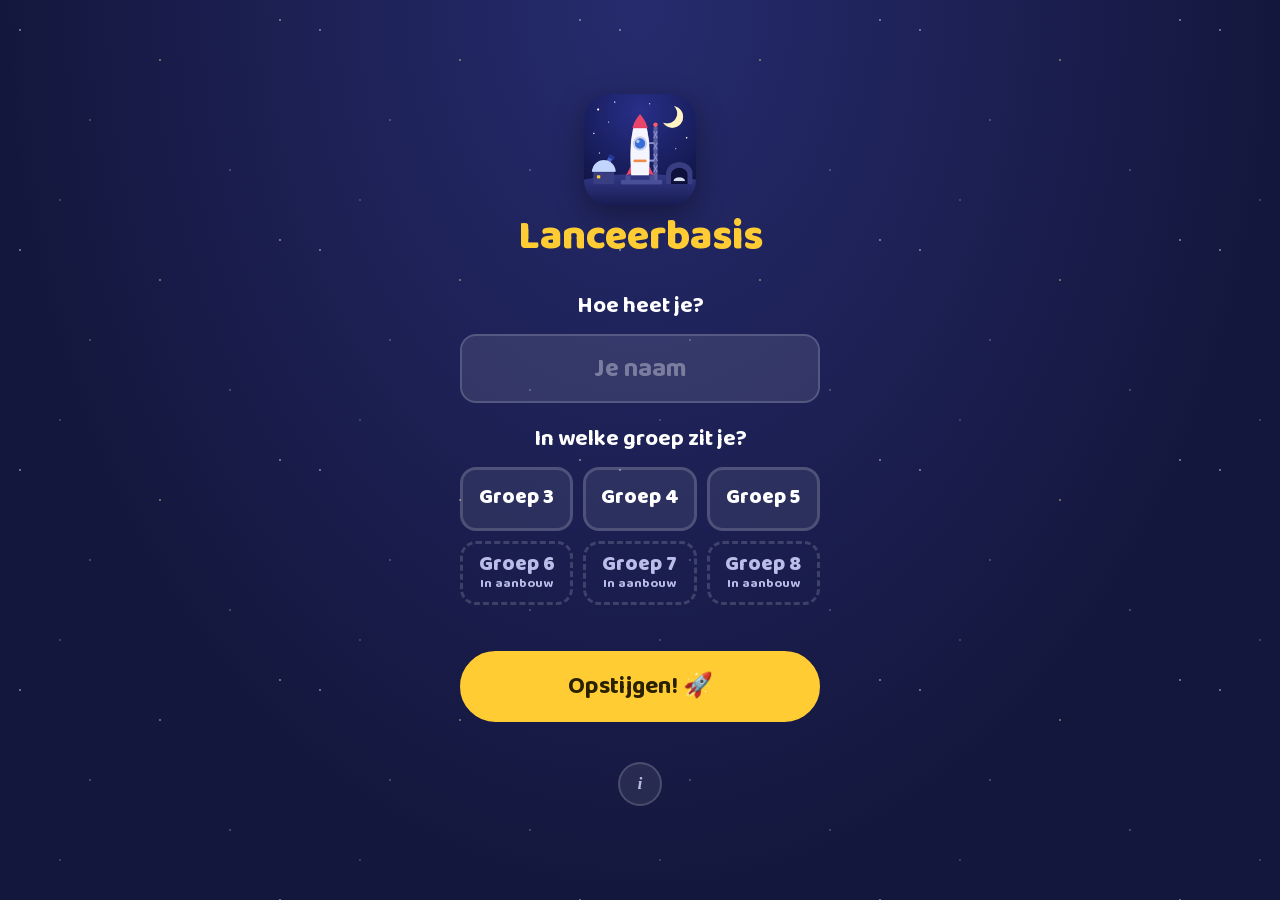
<file: index.html>
<!doctype html>
<html lang="nl">
<head>
  <meta charset="utf-8">
  <!-- Alleen bestanden van onze eigen site; geen scripts of verzoeken van buiten. -->
  <meta http-equiv="Content-Security-Policy" content="default-src 'self'; script-src 'self'; style-src 'self'; style-src-attr 'unsafe-inline'; font-src 'self'; img-src 'self' data:; connect-src 'self'; object-src 'none'; base-uri 'none'; form-action 'none'; manifest-src 'self'">
  <meta name="referrer" content="no-referrer">
  <meta name="viewport" content="width=device-width, initial-scale=1, viewport-fit=cover">
  <meta name="theme-color" content="#14173d">
  <meta name="description" content="Lanceerbasis: oefen rekenen, taal, lezen en topografie voor groep 3 tot en met 5.">
  <title>Lanceerbasis</title>
  <link rel="icon" type="image/svg+xml" href="icons/icon.svg">
  <link rel="icon" type="image/png" sizes="32x32" href="icons/icon-32.png">
  <link rel="apple-touch-icon" href="icons/apple-touch-icon.png">
  <link rel="manifest" href="manifest.webmanifest">
  <meta name="mobile-web-app-capable" content="yes">
  <meta name="apple-mobile-web-app-capable" content="yes">
  <meta name="apple-mobile-web-app-title" content="Lanceerbasis">
  <meta name="apple-mobile-web-app-status-bar-style" content="black-translucent">
  <link rel="stylesheet" href="shared/css/base.css">
  <link rel="stylesheet" href="css/lanceerbasis.css">
</head>
<body>
  <div class="sky" aria-hidden="true"></div>
  <div id="app"></div>
  <script type="module" src="js/lanceerbasis.js"></script>
</body>
</html>
</file>
<file: shared/css/base.css>
/* Lanceerbasis: gedeelde basisstijl voor de landingspagina en alle apps. */

/* Het lettertype Baloo 2 staat op onze eigen site (shared/fonts, SIL Open Font
   License), zodat er geen verzoek naar Google gaat. */
@font-face {
  font-family: 'Baloo 2';
  font-style: normal;
  font-weight: 400 800;
  font-display: swap;
  src: url('../fonts/baloo2-latin-ext.woff2') format('woff2');
  unicode-range: U+0100-02BA, U+02BD-02C5, U+02C7-02CC, U+02CE-02D7, U+02DD-02FF, U+0304, U+0308, U+0329, U+1D00-1DBF, U+1E00-1E9F, U+1EF2-1EFF, U+2020, U+20A0-20AB, U+20AD-20C4, U+2113, U+2C60-2C7F, U+A720-A7FF;
}
@font-face {
  font-family: 'Baloo 2';
  font-style: normal;
  font-weight: 400 800;
  font-display: swap;
  src: url('../fonts/baloo2-latin.woff2') format('woff2');
  unicode-range: U+0000-00FF, U+0131, U+0152-0153, U+02BB-02BC, U+02C6, U+02DA, U+02DC, U+0304, U+0308, U+0329, U+2000-206F, U+20AC, U+2122, U+2191, U+2193, U+2212, U+2215, U+FEFF, U+FFFD;
}

:root {
  --bg: #14173d;
  --bg-2: #262b6e;
  --card: rgba(255, 255, 255, 0.08);
  --card-border: rgba(255, 255, 255, 0.16);
  --text: #ffffff;
  --muted: #b9bde8;
  --accent: #ffcc33;
  --good: #3ddc84;
  --try: #ff8a65;
  --radius: 20px;
  --font: 'Baloo 2', system-ui, -apple-system, 'Segoe UI', Roboto, sans-serif;
}

* { box-sizing: border-box; }

html { -webkit-text-size-adjust: 100%; }

body {
  margin: 0;
  min-height: 100dvh;
  background: radial-gradient(ellipse at 50% 0%, var(--bg-2), var(--bg) 70%) fixed, var(--bg);
  color: var(--text);
  font-family: var(--font);
  -webkit-tap-highlight-color: transparent;
}

a { color: inherit; text-decoration: none; }

button, a { touch-action: manipulation; }

h1 { margin: 0; line-height: 1.1; }

/* Sterrenhemel */
.sky {
  position: fixed;
  inset: 0;
  pointer-events: none;
  background-image:
    radial-gradient(1.5px 1.5px at 20px 30px, #fff, transparent),
    radial-gradient(1px 1px at 90px 120px, #fff, transparent),
    radial-gradient(1.5px 1.5px at 160px 60px, #ffe9a8, transparent),
    radial-gradient(1px 1px at 230px 170px, #fff, transparent),
    radial-gradient(1px 1px at 60px 200px, #cfd6ff, transparent),
    radial-gradient(1.5px 1.5px at 280px 20px, #fff, transparent);
  background-size: 300px 220px;
  opacity: 0.7;
}

#app { position: relative; }

.screen {
  max-width: 520px;
  margin: 0 auto;
  min-height: 100dvh;
  padding: max(16px, env(safe-area-inset-top)) max(16px, env(safe-area-inset-right))
    max(16px, env(safe-area-inset-bottom)) max(16px, env(safe-area-inset-left));
  display: flex;
  flex-direction: column;
}

/* Planeten */
.planet {
  position: relative;
  display: inline-block;
  flex: none;
  width: var(--size, 96px);
  height: var(--size, 96px);
  border-radius: 50%;
  background:
    radial-gradient(circle at 70% 75%, rgba(0, 0, 0, 0.12) 0 12%, transparent 13%),
    radial-gradient(circle at 35% 60%, rgba(0, 0, 0, 0.1) 0 8%, transparent 9%),
    radial-gradient(circle at 32% 30%, var(--c1), var(--c2) 75%);
  box-shadow:
    inset -8px -10px 0 rgba(0, 0, 0, 0.15),
    0 0 28px color-mix(in srgb, var(--c1) 45%, transparent);
}

.planet.ringed::after {
  content: '';
  position: absolute;
  left: -22%;
  right: -22%;
  top: 40%;
  height: 22%;
  border: 4px solid color-mix(in srgb, var(--c1) 80%, white);
  border-radius: 50%;
  transform: rotate(-16deg);
  opacity: 0.85;
}

/* Kaart */
.map-header {
  display: flex;
  align-items: center;
  justify-content: space-between;
  gap: 12px;
}

.logo {
  font-size: clamp(2rem, 9vw, 2.6rem);
  font-weight: 800;
  color: var(--accent);
}

.star-count {
  font-size: 1.3rem;
  font-weight: 700;
  color: var(--accent);
  background: var(--card);
  border: 1px solid var(--card-border);
  border-radius: 999px;
  padding: 4px 14px;
  white-space: nowrap;
}

.map-intro {
  margin: 4px 0 16px;
  font-size: 1.2rem;
  color: var(--muted);
}

.star { color: rgba(255, 255, 255, 0.25); }
.star.filled { color: var(--accent); }

@keyframes float {
  from { transform: translateY(4px); }
  to { transform: translateY(-6px); }
}

/* Kopbalk */
.bar {
  display: flex;
  align-items: center;
  gap: 12px;
  min-height: 52px;
}

.bar h1 { min-width: 0; font-size: clamp(1.4rem, 6.5vw, 2rem); font-weight: 800; overflow-wrap: anywhere; hyphens: auto; }

.icon-btn {
  display: grid;
  place-items: center;
  width: 48px;
  height: 48px;
  flex: none;
  border-radius: 50%;
  background: var(--card);
  border: 1px solid var(--card-border);
  font-size: 1.5rem;
  font-weight: 700;
}

/* Animaties */
@keyframes pop {
  50% { transform: scale(1.15); }
}

@keyframes shake {
  20%, 60% { transform: translateX(-8px); }
  40%, 80% { transform: translateX(8px); }
}

/* Knoppen */
.btn {
  display: block;
  padding: 14px 20px;
  border-radius: 999px;
  border: 2px solid var(--card-border);
  background: var(--card);
  color: var(--text);
  font-family: var(--font);
  font-size: 1.3rem;
  font-weight: 700;
  text-align: center;
  cursor: pointer;
}

.btn.primary { background: var(--accent); color: #2a2100; border-color: var(--accent); }

@media (prefers-reduced-motion: reduce) {
  *, *::before, *::after { animation: none !important; transition: none !important; }
}

/* Startscherm: naam en groep */
.start {
  align-items: center;
  justify-content: center;
  text-align: center;
  gap: 8px;
}

.start-icon {
  border-radius: 26px;
  box-shadow: 0 10px 30px rgba(0, 0, 0, 0.35);
  animation: float 3s ease-in-out infinite alternate;
}

.profile-form {
  width: 100%;
  max-width: 360px;
  display: flex;
  flex-direction: column;
  align-items: stretch;
  gap: 10px;
  margin-top: 12px;
}

.form-label {
  margin: 8px 0 0;
  font-size: 1.4rem;
  font-weight: 700;
}

.name-input {
  width: 100%;
  padding: 12px 18px;
  border-radius: 16px;
  border: 2px solid var(--card-border);
  background: rgba(255, 255, 255, 0.1);
  color: var(--text);
  font-family: var(--font);
  font-size: 1.6rem; /* minstens 16px, anders zoomt iOS in */
  font-weight: 700;
  text-align: center;
}

.name-input::placeholder { color: rgba(255, 255, 255, 0.35); }
.name-input:focus { outline: none; border-color: var(--accent); }

.group-choice {
  display: grid;
  grid-template-columns: repeat(3, 1fr);
  gap: 10px;
}

.group-btn {
  display: flex;
  flex-direction: column;
  align-items: center;
  justify-content: center;
  min-height: 64px;
  padding: 8px 4px;
  border-radius: 16px;
  border: 3px solid var(--card-border);
  background: var(--card);
  color: var(--text);
  font-family: var(--font);
  font-size: 1.3rem;
  font-weight: 800;
  line-height: 1.1;
  cursor: pointer;
}

.group-btn.building { border-style: dashed; color: var(--muted); background: transparent; }
.group-soon { font-size: 0.8rem; font-weight: 700; }

.group-btn[aria-pressed='true'] {
  border-color: var(--accent);
  background: rgba(255, 204, 51, 0.2);
  color: var(--accent);
}

.form-error {
  margin: 0;
  min-height: 1.5em;
  color: var(--try);
  font-size: 1.1rem;
  font-weight: 700;
}

.launch-btn { font-size: 1.5rem; }

/* Speler en groep op de kaart */
.player-chip {
  align-self: flex-start;
  display: inline-flex;
  align-items: center;
  gap: 10px;
  margin-top: 10px;
  padding: 6px 8px 6px 16px;
  border-radius: 999px;
  background: var(--card);
  border: 1px solid var(--card-border);
  font-size: 1.25rem;
  font-weight: 700;
}

.groep-badge {
  padding: 2px 12px;
  border-radius: 999px;
  background: var(--accent);
  color: #2a2100;
  font-size: 1rem;
  font-weight: 800;
  white-space: nowrap;
}

.chip-edit { color: var(--muted); padding-right: 6px; }
.bar .groep-badge { margin-left: auto; }
.map-intro { margin-top: 10px; }

/* Info-knopje en infoscherm voor ouders */
.app-footer {
  margin-top: auto;
  padding-top: 20px;
  display: flex;
  justify-content: center;
}
.start .app-footer { margin-top: 12px; }

.info-btn {
  width: 44px;
  height: 44px;
  border-radius: 50%;
  border: 2px solid var(--card-border);
  background: var(--card);
  color: var(--muted);
  font-family: Georgia, serif;
  font-size: 1.1rem;
  font-style: italic;
  font-weight: 700;
  line-height: 1;
  cursor: pointer;
}
.info-btn:hover, .info-btn:focus-visible { color: var(--text); border-color: var(--accent); }

.info-dialog {
  width: min(480px, calc(100% - 32px));
  max-height: 85dvh;
  overflow-y: auto;
  padding: 22px 22px 18px;
  border: 1px solid var(--card-border);
  border-radius: 24px;
  background: #1f2354;
  color: var(--text);
  font-family: var(--font);
  font-size: 1.05rem;
  line-height: 1.4;
}
.info-dialog::backdrop { background: rgba(8, 10, 30, 0.7); }
.info-dialog h2 { margin: 0 0 6px; font-size: 1.6rem; color: var(--accent); }
.info-dialog h2:focus { outline: none; }
.info-dialog h3 { margin: 12px 0 2px; font-size: 1.2rem; }
.info-dialog p { margin: 6px 0; }
.info-dialog ul { margin: 6px 0; padding-left: 1.2em; }
.info-dialog li { margin: 4px 0; }
.info-dialog .info-small { color: var(--muted); font-size: 0.9rem; }
.info-dialog .btn { margin-top: 10px; font-size: 1.1rem; padding: 10px 18px; }
.info-dialog .info-clear { background: transparent; color: var(--try); border-color: var(--try); }
.info-dialog .info-close { width: 100%; margin-top: 16px; }
.info-dialog .info-actions { display: flex; flex-wrap: wrap; gap: 8px; }
.info-dialog .info-actions .btn { margin-top: 0; }
.info-dialog .info-nerd-btn { background: transparent; color: var(--muted); border-color: var(--card-border); }
.info-dialog code { font-size: 0.85em; overflow-wrap: anywhere; }
.info-dialog a:not(.btn) { color: var(--accent); }

/* Alleen voor schermlezers */
.sr-only {
  position: absolute;
  width: 1px;
  height: 1px;
  margin: -1px;
  overflow: hidden;
  clip-path: inset(50%);
  white-space: nowrap;
}

/* Lange namen en titels mogen afbreken, zodat ze op een kleine telefoon passen */
h1, .logo, .player-chip { overflow-wrap: anywhere; }
.logo { min-width: 0; hyphens: auto; }

/* Zonder eigen Nederlandse stem op het apparaat: geen voorleesknoppen */
.no-speech [data-speak] { display: none; }

/* Koppen krijgen de focus bij een nieuw scherm; geen rand eromheen */
h1:focus { outline: none; }
</file>
<file: css/lanceerbasis.css>
/* Landingspagina: de basis met de voertuigen. De basis staat in shared/css/base.css. */

/* Bovenkant: groep en logboek */
.base-header {
  display: flex;
  align-items: center;
  justify-content: space-between;
  gap: 12px;
}

.base-header .player-chip { margin-top: 0; padding-left: 8px; }

.log-btn {
  display: inline-flex;
  align-items: center;
  gap: 6px;
  padding: 6px 14px;
  border-radius: 999px;
  background: var(--card);
  border: 1px solid var(--card-border);
  font-size: 1.25rem;
  font-weight: 700;
}

.base-title {
  margin-top: 28px;
  font-size: clamp(1.9rem, 8vw, 2.4rem);
  font-weight: 800;
  text-align: center;
}

.base-name { color: var(--accent); }

.base-intro {
  margin: 8px 0 0;
  font-size: 1.2rem;
  color: var(--muted);
  text-align: center;
}

/* Aan de hemel: een planeet en de maan */
.base-sky {
  position: relative;
  flex: 1;
  min-height: 90px;
}
.base-sky .planet { position: absolute; left: 12%; top: 30%; }
.base-sky .planet.ringed::after { border-width: 3px; }
.moon {
  position: absolute;
  right: 14%;
  top: 8%;
  width: 46px;
  height: 46px;
  border-radius: 50%;
  box-shadow: inset -12px -4px 0 0 #fff3c4;
  transform: rotate(-20deg);
}

/* De grond van de basis, van rand tot rand */
.base-ground {
  margin: 0 calc(-1 * max(16px, env(safe-area-inset-right))) calc(-1 * max(16px, env(safe-area-inset-bottom)))
    calc(-1 * max(16px, env(safe-area-inset-left)));
  padding: 0 0 max(16px, env(safe-area-inset-bottom));
  /* De horizon ligt net boven de voet van de stations */
  --horizon: calc(min(40vw, 190px) * 1.28);
  background:
    radial-gradient(140% 48px at 50% 48px, #2c3170 99%, transparent) 0 calc(var(--horizon) - 48px) / 100% 96px no-repeat,
    linear-gradient(#2c3170, #1d2152) 0 var(--horizon) / 100% 100% no-repeat;
}

/* De stations staan naast elkaar. Komen er meer bij dan er passen, dan
   schuif je de basis opzij. */
.stations {
  list-style: none;
  margin: 0;
  padding: 0 12px 8px;
  display: flex;
  justify-content: safe center;
  gap: 8px;
  scroll-padding: 0 30vw;
  overflow-x: auto;
  scroll-snap-type: x mandatory;
  scrollbar-width: none;
}

.stations::-webkit-scrollbar { display: none; }

/* Pijltjes naar meer voertuigen */
.stations-wrap { position: relative; }
.scroll-btn {
  position: absolute;
  top: calc(min(40vw, 190px) * 0.62);
  z-index: 1;
  width: 44px;
  height: 44px;
  border: 2px solid var(--card-border);
  border-radius: 50%;
  background: rgba(20, 23, 61, 0.85);
  color: var(--accent);
  font-family: var(--font);
  font-size: 2rem;
  font-weight: 800;
  line-height: 1;
  cursor: pointer;
  box-shadow: 0 3px 0 rgba(0, 0, 0, 0.3);
}
.scroll-btn[hidden] { display: none; }
.scroll-btn.left { left: 6px; }
.scroll-btn.right { right: 6px; }
.scroll-btn:active { transform: translateY(2px); }

.stations li { flex: 0 0 min(40vw, 190px); scroll-snap-align: center; }

.station {
  display: flex;
  flex-direction: column;
  align-items: center;
  gap: 6px;
  text-align: center;
}

.station-art { width: 100%; height: auto; display: block; overflow: visible; }

.station-sign {
  display: flex;
  flex-direction: column;
  padding: 4px 6px;
  border-radius: 12px;
  background: rgba(10, 12, 40, 0.45);
  border: 1px solid var(--card-border);
  width: 100%;
}

.station-name { font-size: clamp(1rem, 4.6vw, 1.25rem); font-weight: 800; line-height: 1.15; overflow-wrap: anywhere; hyphens: auto; }
.station-sub { font-size: 1rem; color: var(--muted); line-height: 1.2; }

a.station:active .station-art { transform: scale(0.96); }

.station.building .station-art { filter: saturate(0.4) brightness(0.75); }
.station.building .station-name { color: var(--muted); }

/* Kleine details die leven */
.beacon { animation: blink 1.6s steps(2, jump-none) infinite; }
.window { animation: glow 3s ease-in-out infinite alternate; }

@keyframes blink { 50% { opacity: 0.2; } }
@keyframes glow { to { opacity: 0.6; } }

/* Lancering: even trillen en dan omhoog */
.station .flame { opacity: 0; transform-origin: 56px 146px; }
.station.launching .flame { opacity: 1; animation: flicker 0.12s linear infinite alternate; }
.station.launching .rocket { animation: liftoff 1.1s ease-in forwards; }
.station.launching .station-sign { opacity: 0.4; transition: opacity 0.3s; }

@keyframes flicker { to { transform: scaleY(1.3); } }

/* De telescoop zwaait naar de hemel en de ramen gaan aan */
.station .scope { transform-origin: 64px 88px; }
.station.launching .scope { animation: aim 1.1s ease-in-out forwards; }
.station.launching .window { animation: none; fill: #fff6c8; }

@keyframes aim {
  40% { transform: rotate(-40deg); }
  100% { transform: rotate(-22deg); }
}

/* De maanlander komt uit de hangar en vliegt weg */
.station.launching .lander-craft { animation: liftoff 1.1s ease-in forwards; }

@keyframes liftoff {
  0% { transform: translate(0, 0); }
  10% { transform: translate(-1.5px, 0); }
  20% { transform: translate(1.5px, 0); }
  30% { transform: translate(-1.5px, -2px); }
  100% { transform: translate(0, -900px); }
}

/* De schotel draait naar de hemel en de golven gaan zenden */
.station .dish { transform-origin: 56px 79px; }
.station .signal-waves { opacity: 0; }
.station.launching .dish { animation: aim 1.1s ease-in-out forwards; }
.station.launching .signal-waves { animation: send 0.4s ease-in-out infinite alternate; }

@keyframes send { to { opacity: 1; } }

/* De rover rijdt weg */
.station.launching .rover-craft { animation: drive 1.1s ease-in forwards; }

@keyframes drive {
  20% { transform: translateX(-4px); }
  100% { transform: translateX(600px); }
}

/* Voor ouders: wat zit er in deze groep? */
.groep-info-btn {
  display: block;
  margin: 14px auto 0;
  padding: 8px 18px;
  border: 1px solid var(--card-border);
  border-radius: 999px;
  background: var(--card);
  color: var(--muted);
  font-family: var(--font);
  font-size: 1.05rem;
  font-weight: 700;
  cursor: pointer;
}
.groep-info-btn:hover, .groep-info-btn:focus-visible { color: var(--text); border-color: var(--accent); }
.info-dialog .groep-list { list-style: none; padding: 0; line-height: 1.3; }
.info-dialog .groep-list li { margin: 6px 0; }
.groep-list b { display: block; color: var(--accent); }

/* De satelliet draait een rondje in zijn baan */
.station .sat-craft { transform-origin: 60px 150px; }
.station.launching .sat-craft { animation: orbit 1.1s ease-in-out forwards; }

@keyframes orbit { to { transform: rotate(-70deg); } }

/* Missielogboek */
.log-total {
  margin: 20px 0 16px;
  font-size: 1.5rem;
  font-weight: 800;
  text-align: center;
}

.log-list { list-style: none; margin: 0; padding: 0; display: grid; gap: 12px; }

.log-item {
  display: flex;
  align-items: center;
  gap: 14px;
  padding: 10px 16px;
  border-radius: var(--radius);
  background: var(--card);
  border: 2px solid var(--card-border);
}

.log-art { width: 56px; flex: none; }
.log-label { flex: 1; display: flex; flex-direction: column; min-width: 0; }
.log-name { font-size: 1.4rem; font-weight: 800; line-height: 1.1; }
.log-sub { font-size: 1rem; color: var(--muted); }
.log-stars { font-size: 1.4rem; font-weight: 800; white-space: nowrap; }

.log-item.building { border-style: dashed; }
.log-item.building .station-art { filter: saturate(0.4) brightness(0.75); }
.log-item.building .log-name { color: var(--muted); }
</file>
<file: shared/css/game.css>
/* Gedeeld spelscherm: voortgang, vragen, toetsenbord, keuzes en uitslag. */

/* Niveaus kiezen */
.intro {
  font-size: 1.3rem;
  text-align: center;
  margin: 8px 0 20px;
}

.levels { display: grid; gap: 12px; }

.level-card {
  display: grid;
  grid-template-columns: 1fr auto;
  grid-template-areas: 'name stars' 'hint hint';
  align-items: center;
  padding: 16px 20px;
  border-radius: var(--radius);
  background: var(--card);
  border: 2px solid var(--card-border);
}

.level-card:active { transform: scale(0.98); border-color: var(--accent); }
.level-name { grid-area: name; font-size: 1.7rem; font-weight: 800; }
.level-hint { grid-area: hint; color: var(--muted); font-size: 1.1rem; }
.level-stars { grid-area: stars; font-size: 1.6rem; }

/* Kopbalk met voortgang */
.track {
  --progress: 0;
  flex: 1;
  display: flex;
  align-items: center;
  gap: 8px;
}

.track-end { font-size: 1.6rem; }

.track-line {
  position: relative;
  flex: 1;
  height: 10px;
  border-radius: 999px;
  background: rgba(255, 255, 255, 0.15);
}

.track-fill {
  position: absolute;
  inset: 0 auto 0 0;
  width: calc(var(--progress) * 100%);
  border-radius: inherit;
  background: linear-gradient(90deg, #ff9a3c, var(--accent));
  transition: width 0.5s ease;
}

.track-rocket {
  position: absolute;
  top: 50%;
  left: calc(var(--progress) * 100%);
  transform: translate(-50%, -50%) rotate(45deg);
  font-size: 1.6rem;
  transition: left 0.5s ease;
}

.game {
  flex: 1;
  display: flex;
  flex-direction: column;
  align-items: center;
  justify-content: center;
  gap: 12px;
  padding: 16px 0;
}

.prompt {
  margin: 0;
  font-size: 1.5rem;
  font-weight: 700;
  text-align: center;
}

.feedback {
  margin: 0;
  min-height: 2.2em;
  font-size: 1.4rem;
  font-weight: 700;
  text-align: center;
}

.feedback.good { color: var(--good); }
.feedback.try { color: var(--try); }
.feedback.reveal { color: var(--accent); }

/* Toetsenbord */
.keypad {
  display: grid;
  grid-template-columns: repeat(3, 1fr);
  gap: 10px;
}

.keypad button {
  height: clamp(56px, 9dvh, 72px);
  border: none;
  border-radius: 16px;
  background: rgba(255, 255, 255, 0.14);
  color: var(--text);
  font-family: var(--font);
  font-size: 2rem;
  font-weight: 700;
  box-shadow: 0 4px 0 rgba(0, 0, 0, 0.3);
  cursor: pointer;
}

.keypad button:active { transform: translateY(3px); box-shadow: 0 1px 0 rgba(0, 0, 0, 0.3); }
.keypad .key-alt { background: rgba(255, 255, 255, 0.08); }
.keypad .key-ok { background: var(--good); color: #0b3b20; }

/* Resultaat */
.result {
  align-items: center;
  justify-content: center;
  text-align: center;
  gap: 12px;
}

.result-planet { position: relative; margin-bottom: 8px; }

.result-rocket {
  position: absolute;
  top: -18px;
  left: 50%;
  font-size: 3rem;
  transform: translateX(-50%) rotate(135deg);
  animation: land 1s ease-out both;
}

@keyframes land {
  from { top: -140px; opacity: 0; }
  to { top: -18px; opacity: 1; }
}

.result h1 { font-size: 2.2rem; color: var(--accent); }

.result-stars { font-size: 3.5rem; letter-spacing: 6px; }
.result-stars .star.filled { display: inline-block; animation: pop 0.5s ease both; }
.result-stars .star:nth-child(2) { animation-delay: 0.2s; }
.result-stars .star:nth-child(3) { animation-delay: 0.4s; }

.result-text { margin: 0; font-size: 1.3rem; }

.result-actions {
  display: grid;
  gap: 10px;
  width: 100%;
  max-width: 320px;
  margin-top: 12px;
}

.question { display: flex; flex-direction: column; align-items: center; }

/* Keuzeknoppen */
.choices {
  display: grid;
  grid-template-columns: 1fr 1fr;
  gap: 10px;
}
.choices[hidden], .keypad[hidden] { display: none; }

.choice {
  min-height: 68px;
  padding: 8px;
  border: 2px solid transparent;
  border-radius: 16px;
  background: rgba(255, 255, 255, 0.14);
  color: var(--text);
  font-family: var(--font);
  font-size: 1.35rem;
  font-weight: 700;
  line-height: 1.1;
  box-shadow: 0 4px 0 rgba(0, 0, 0, 0.3);
  cursor: pointer;
}
.choice:active { transform: translateY(3px); box-shadow: 0 1px 0 rgba(0, 0, 0, 0.3); }
.choice.correct { background: var(--good); color: #0b3b20; animation: pop 0.35s ease; }
.choice.wrong { opacity: 0.35; animation: shake 0.4s ease; }
.choice.reveal { border-color: var(--accent); background: rgba(255, 204, 51, 0.3); }

/* Drie keuzes naast elkaar */
.choices:not(.choices-list):has(> :nth-child(3):last-child) { grid-template-columns: repeat(3, 1fr); }

/* Compacter, zodat alles ook op kleinere telefoons past */
.game { padding: 8px 0; gap: 8px; }
.keypad button { height: clamp(48px, 8.5dvh, 72px); }

.choice.choice-big { font-size: 2.2rem; }

/* De voortgang neemt de ruimte tussen het kruisje en de tijd in */
.progress { flex: 1; display: flex; align-items: center; min-width: 0; }

/* Keuzes die even moeten wachten, en lange keuzes onder elkaar */
.choices.waiting { visibility: hidden; }
.choices.choices-list { grid-template-columns: 1fr; }
.choices-list .choice { min-height: 56px; font-size: 1.25rem; }

/* Losse woorden in de goede volgorde zetten */
.tiles { display: flex; flex-direction: column; gap: 14px; }
.tiles[hidden] { display: none; }

.tiles-built,
.tiles-pool {
  display: flex;
  flex-wrap: wrap;
  justify-content: center;
  gap: 8px;
}

.tiles-built {
  min-height: 64px;
  padding: 8px;
  border-radius: 16px;
  border: 2px dashed rgba(255, 255, 255, 0.3);
  align-content: center;
}
.tiles-built.correct { border: 2px solid var(--good); }
.tiles-built.reveal { border: 2px solid var(--accent); }
.tiles-built.shake { animation: shake 0.4s ease; }

.tile {
  min-height: 48px;
  padding: 4px 14px;
  border: none;
  border-radius: 12px;
  background: rgba(255, 255, 255, 0.14);
  color: var(--text);
  font-family: var(--font);
  font-size: 1.4rem;
  font-weight: 700;
  box-shadow: 0 4px 0 rgba(0, 0, 0, 0.3);
  cursor: pointer;
}
.tile:active { transform: translateY(3px); box-shadow: 0 1px 0 rgba(0, 0, 0, 0.3); }
.tile.used { visibility: hidden; }
.tiles-built .tile { background: rgba(255, 204, 51, 0.22); }
.tiles-built.correct .tile { background: var(--good); color: #0b3b20; }

/* Knopje om een woord voor te laten lezen */
.speak-word {
  width: 56px;
  height: 56px;
  border: none;
  border-radius: 50%;
  background: var(--accent);
  font-size: 1.6rem;
  cursor: pointer;
  box-shadow: 0 3px 0 rgba(0, 0, 0, 0.3);
}

/* Stopwatch bij een race tegen de klok */
.time-left {
  min-width: 48px;
  padding: 4px 10px;
  border-radius: 999px;
  background: var(--card);
  border: 1px solid var(--card-border);
  font-size: 1.3rem;
  font-weight: 800;
  text-align: center;
  font-variant-numeric: tabular-nums;
}
.time-left.hurry { background: var(--try); color: #3a1200; }

/* De vraag krijgt de focus voor schermlezers; geen rand eromheen */
.prompt:focus, .result h1:focus { outline: none; }

/* De opdracht met een voorleesknop ernaast */
.prompt-row { display: flex; align-items: center; justify-content: center; gap: 8px; }
.speak-prompt {
  flex: none;
  width: 44px;
  height: 44px;
  border: none;
  border-radius: 50%;
  background: rgba(255, 255, 255, 0.14);
  font-size: 1.2rem;
  cursor: pointer;
}

/* Na twee keer fout: zelf verder als je hebt gezien hoe het moest */
.next-btn { margin-top: 4px; min-width: 160px; }
.next-btn[hidden] { display: none; }
</file>
<file: leeslander/css/style.css>
/* Leeslander: alles wat alleen bij lezen hoort. De basis staat in shared/css/base.css
   en het spelscherm in shared/css/game.css. */

/* Kop: zo past het aantal sterren er nog naast */
.map-header .logo { margin-right: auto; font-size: clamp(1.7rem, 7.6vw, 2.4rem); }

/* Manen */
.moon-art { display: block; flex: none; }
.moon-shadow { fill: #14173d; opacity: 0.82; }

/* Het pad langs de manen, om en om links en rechts */
.moon-path {
  list-style: none;
  margin: 0;
  padding: 0;
  display: flex;
  flex-direction: column;
  gap: 8px;
}

.moon-path li { display: flex; }
.moon-path li:nth-child(even) { justify-content: flex-end; }

.moon-link {
  display: flex;
  align-items: center;
  gap: 16px;
  padding: 8px 12px;
  border-radius: var(--radius);
  max-width: 100%;
}

.moon-path li:nth-child(even) .moon-link { flex-direction: row-reverse; text-align: right; }
a.moon-link:active .moon-art { transform: scale(0.94); }

.moon-label { display: flex; flex-direction: column; }
.moon-name { font-size: 1.5rem; font-weight: 800; line-height: 1.1; }
.moon-sub { font-size: 1.1rem; color: var(--muted); }

/* Een maan van dichtbij */
.moon-hero { display: flex; justify-content: center; padding: 16px 0 0; }
.moon-hero-sub {
  margin: 0;
  text-align: center;
  font-size: 1.3rem;
  font-weight: 800;
  color: var(--accent);
}

/* Voortgang tijdens het oefenen */
.moon-progress { display: flex; }
.moon-progress-name { margin-left: 10px; font-size: 1.3rem; font-weight: 800; white-space: nowrap; overflow: hidden; text-overflow: ellipsis; }

/* Flitswoord en plaatjes */
.flash-card { display: flex; align-items: center; justify-content: center; min-height: 5rem; }
.flash-word {
  font-size: clamp(2.8rem, 14vw, 4rem);
  font-weight: 800;
  letter-spacing: 0.04em;
}
.flash-word.gone { visibility: hidden; }
.flash-word.solved { color: var(--accent); animation: pop 0.35s ease; }
.flash-ready { font-size: 1.3rem; color: var(--muted); }

/* Een zin of verhaaltje om te lezen */
.read-card {
  max-width: 34rem;
  padding: 14px 18px;
  border-radius: var(--radius);
  background: var(--card);
  border: 2px solid var(--card-border);
  font-size: clamp(1.45rem, 6.2vw, 1.8rem);
  font-weight: 700;
  line-height: 1.35;
  text-align: center;
}
.read-card.story { font-size: clamp(1.25rem, 5.2vw, 1.55rem); text-align: left; }
.read-question {
  margin: 12px 0 0;
  font-size: 1.35rem;
  font-weight: 800;
  color: var(--accent);
  text-align: center;
}

/* Uitslag: de lander staat op een volle maan */
.moon-result { position: relative; margin: 40px 0 4px; }
.moon-result .moon-art { animation: pop 0.5s ease both; }
.moon-lander {
  position: absolute;
  top: -44px;
  left: 50%;
  width: 70px;
  transform: translateX(-50%);
  animation: touchdown 1.2s ease-out both;
}
.lander-art { display: block; width: 100%; }

@keyframes touchdown {
  from { top: -160px; opacity: 0; }
  to { top: -44px; opacity: 1; }
}

@media (max-height: 700px) {
  .moon-hero .moon-art { width: 120px; height: 120px; }
}

/* Klanken horen */
.sound-card { display: flex; flex-direction: column; align-items: center; gap: 14px; }
.sound-pic { font-size: 6rem; line-height: 1; }
@media (max-height: 700px) { .sound-pic { font-size: 4.5rem; } }

/* Het gat voor een signaalwoord */
.gap-word { display: inline-block; min-width: 3em; border-bottom: 4px dashed var(--accent); color: var(--accent); text-align: center; }
</file>
<file: shared/css/sommen.css>
/* Sommen en invulvakjes, gedeeld door de Rekenraket en de Meetrover. */

/* Invulvakje: gestippeld tot het is ingevuld */
.slot {
  border-style: dashed;
  border-color: var(--accent);
  background: rgba(255, 204, 51, 0.12);
}

.slot.empty { color: rgba(255, 255, 255, 0.4); }
.slot.correct { border-style: solid; border-color: var(--good); background: rgba(61, 220, 132, 0.25); color: #fff; animation: pop 0.35s ease; }
.slot.reveal { border-style: solid; background: rgba(255, 204, 51, 0.3); color: #fff; }
.slot.shake { animation: shake 0.4s ease; }

/* Invulvakje midden in een som */
.slot-inline {
  display: inline-grid;
  place-items: center;
  min-width: 1.9em;
  height: 1.5em;
  padding: 0 0.2em;
  border: 3px dashed var(--accent);
  border-radius: 14px;
}

/* Sommen: plus, min en keer */
.sum {
  display: flex;
  flex-wrap: wrap;
  align-items: center;
  justify-content: center;
  gap: 0.25em;
  font-size: clamp(2.2rem, 11vw, 3.2rem);
  font-weight: 800;
  line-height: 1.2;
}

.sum .op { color: var(--accent); }

/* Tellen in sprongen */
.sequence {
  display: flex;
  flex-wrap: wrap;
  justify-content: center;
  gap: 8px;
  font-size: clamp(1.7rem, 8vw, 2.4rem);
  font-weight: 800;
}

.sequence > span:not(.slot) {
  display: inline-grid;
  place-items: center;
  min-width: 1.9em;
  height: 1.5em;
  border-radius: 14px;
  background: var(--card);
  border: 2px solid var(--card-border);
}

/* Antwoordvakje onder een plaatje */
.euro-answer,
.line-answer {
  display: flex;
  align-items: center;
  gap: 10px;
  margin-top: 18px;
  font-size: 2.6rem;
  font-weight: 800;
}

.line-answer { font-size: 1.3rem; font-weight: 700; color: var(--muted); }
.line-answer .slot { font-size: 2.4rem; color: var(--text); }
.line-answer .slot.empty { color: rgba(255, 255, 255, 0.4); }

/* Eenheid achter het antwoord, zoals cm of kg */
.unit { font-size: 1.4rem; color: var(--muted); }

@media (max-height: 700px) {
  .feedback { min-height: 1.6em; font-size: 1.2rem; }
  .prompt { font-size: 1.3rem; }
  .euro-answer, .line-answer { margin-top: 8px; }
}
</file>
<file: meetrover/css/style.css>
/* Meetrover: alles wat alleen bij meten, tijd, geld en vormen hoort. De basis
   staat in shared/css/base.css, het spelscherm in shared/css/game.css en de
   sommen in shared/css/sommen.css. */

:root {
  --mars: #e0703f;
  --mars-dark: #9a3f22;
}

/* Mars kleurt de hemel een beetje oranje */
body { background: radial-gradient(ellipse at 50% 0%, #4a2a52, var(--bg) 70%) fixed, var(--bg); }

.map-header .logo { margin-right: auto; }

/* Een plek op Mars met een vlaggenmast */
.plek {
  --size: 96px;
  --phase: 0;
  position: relative;
  flex: none;
  display: grid;
  place-items: center;
  width: var(--size);
  height: var(--size);
  border-radius: 50%;
  background: radial-gradient(circle at 35% 30%, #f3a072, var(--mars) 55%, var(--mars-dark));
  box-shadow: inset -8px -10px 0 rgba(0, 0, 0, 0.18);
}
.plek-icon { font-size: calc(var(--size) * 0.42); line-height: 1; }
.plek-pole {
  position: absolute;
  right: 22%;
  bottom: 70%;
  width: 3px;
  height: 46%;
  border-radius: 2px;
  background: #f4f1ff;
}
.plek-flag {
  position: absolute;
  left: 3px;
  bottom: calc(30% + var(--phase) * 50%);
  width: calc(var(--size) * 0.2);
  height: calc(var(--size) * 0.14);
  background: var(--accent);
  clip-path: polygon(0 0, 100% 50%, 0 100%);
  transition: bottom 0.6s ease;
}

/* Het spoor langs de plekken, om en om links en rechts */
.plek-path {
  list-style: none;
  margin: 0;
  padding: 0;
  display: flex;
  flex-direction: column;
  gap: 8px;
}
.plek-path li { display: flex; }
.plek-path li:nth-child(even) { justify-content: flex-end; }
.plek-link {
  display: flex;
  align-items: center;
  gap: 16px;
  padding: 8px 12px;
  border-radius: var(--radius);
  max-width: 100%;
}
.plek-path li:nth-child(even) .plek-link { flex-direction: row-reverse; text-align: right; }
a.plek-link:active .plek { transform: scale(0.94); }
.plek-label { display: flex; flex-direction: column; }
.plek-name { font-size: 1.5rem; font-weight: 800; line-height: 1.1; }
.plek-sub { font-size: 1.1rem; color: var(--muted); }

.plek-hero { display: flex; justify-content: center; padding: 24px 0 8px; }
.plek-result { margin-bottom: 8px; }

/* Voortgang: de rover rijdt naar de plek */
.rover-art { display: block; width: 40px; height: auto; }
.track-rover {
  position: absolute;
  bottom: -2px;
  left: calc(var(--progress) * 100%);
  transform: translateX(-50%);
  transition: left 0.5s ease;
}
.track-goal { font-size: 1.6rem; }

/* Spiegelen */
.mirror { display: flex; align-items: center; gap: 10px; font-size: 2.2rem; }
.mirror-line { width: 6px; align-self: stretch; min-height: 3rem; border-radius: 3px; background: linear-gradient(#c0d4ff, #ffffff, #c0d4ff); }
.mirror .pattern-next { width: auto; min-width: 3.4em; }

/* Plattegrond van de klas */
.floor-plan {
  display: grid;
  grid-template-columns: repeat(3, 72px);
  gap: 6px;
  padding: 8px;
  border-radius: var(--radius);
  background: #fdfcf7;
}
.floor-plan span {
  display: grid;
  place-items: center;
  height: 72px;
  border-radius: 12px;
  background: #e8e4d4;
  font-size: 2.4rem;
}
.floor-plan .here { outline: 4px solid var(--accent); }

/* Klok */
:root {
  --hour: #e8476a;
  --minute: #3a6fd8;
}

.clock { width: min(250px, 66vw); height: auto; display: block; }
.clock-rim { fill: #9ad6ff; }
.clock-face { fill: #fdfcf7; }
.clock .tick { stroke: #9aa0c8; stroke-width: 1.5; stroke-linecap: round; }
.clock .tick.big { stroke: #2a2f6a; stroke-width: 3; }
.clock text {
  fill: #1b1f4b;
  font-family: var(--font);
  font-size: 19px;
  font-weight: 800;
  text-anchor: middle;
  dominant-baseline: central;
}
.clock .hand {
  stroke-linecap: round;
  transform-box: view-box;
  transform-origin: 100px 100px;
  transition: transform 1.8s ease-in-out;
}
.clock .hand-hour { stroke: var(--hour); stroke-width: 9; }
.clock .hand-minute { stroke: var(--minute); stroke-width: 5.5; }
.clock-pin { fill: #1b1f4b; }

.clock-legend {
  display: flex;
  flex-wrap: wrap;
  justify-content: center;
  gap: 4px 16px;
  margin: 10px 0 0;
  color: var(--muted);
  font-size: 1rem;
}
.clock-legend .dot { display: inline-block; width: 12px; height: 12px; border-radius: 50%; vertical-align: -1px; }
.clock-legend .dot.hour { background: var(--hour); }
.clock-legend .dot.minute { background: var(--minute); }
.hour-text { color: #ff7a93; }
.minute-text { color: #8ab8ff; }

/* Geld */
.money {
  display: flex;
  flex-wrap: wrap;
  align-items: center;
  justify-content: center;
  gap: 8px;
  max-width: 360px;
}

.coin { width: 60px; height: 60px; }
.bill { width: 104px; height: 55px; }

.coin text, .bill text {
  font-family: var(--font);
  font-weight: 800;
  text-anchor: middle;
  dominant-baseline: central;
  fill: #1b1f4b;
}
.coin text { font-size: 17px; }
.bill text { font-size: 22px; fill: #fff; }

.shop {
  display: flex;
  align-items: center;
  justify-content: center;
  gap: 12px;
}

.shop .op { font-size: 2.4rem; font-weight: 800; color: var(--accent); }

.shop-item { display: flex; flex-direction: column; align-items: center; gap: 4px; }
.shop-emoji { font-size: 4rem; line-height: 1; }

.price-tag {
  padding: 2px 12px;
  border-radius: 10px;
  background: #fdfcf7;
  color: #1b1f4b;
  font-size: 1.5rem;
  font-weight: 800;
}

/* Meten en wegen */
.ribbons, .ruler { width: min(100%, 380px); height: auto; }
.ruler-body { fill: #fdfcf7; }
.ruler line { stroke: #1b1f4b; stroke-width: 2; }
.ruler text { fill: #1b1f4b; font-family: var(--font); font-size: 12px; font-weight: 700; text-anchor: middle; }
.ruler .unit-block { fill: rgba(255, 255, 255, 0.18); stroke: rgba(255, 255, 255, 0.5); }
.ruler .guide { stroke: var(--accent); stroke-width: 1.5; stroke-dasharray: 3 3; }

.scale { display: flex; flex-direction: column; align-items: center; }
.scale-beam { display: flex; gap: 40px; padding-bottom: 6px; border-bottom: 6px solid #b9bde8; border-radius: 3px; }
.scale-pan { min-width: 110px; min-height: 70px; display: flex; flex-wrap: wrap; align-items: flex-end; justify-content: center; gap: 4px; }
.scale-thing { font-size: 3.6rem; line-height: 1; }
.weight {
  padding: 6px 8px;
  border-radius: 8px 8px 4px 4px;
  background: #4a4f7a;
  border: 2px solid #8a8fc0;
  font-weight: 800;
  font-size: 1.1rem;
}
.scale-stand { width: 12px; height: 40px; background: #b9bde8; border-radius: 0 0 6px 6px; position: relative; }
.scale-stand::after { content: ''; position: absolute; left: -40px; bottom: -6px; width: 92px; height: 8px; border-radius: 4px; background: #b9bde8; }

/* Kalender */
.calendar-page {
  display: flex;
  flex-direction: column;
  align-items: center;
  min-width: 200px;
  overflow: hidden;
  border-radius: 16px;
  background: #fdfcf7;
  color: #1b1f4b;
  box-shadow: 0 8px 0 rgba(0, 0, 0, 0.25);
}
.calendar-top { width: 100%; padding: 6px 16px; background: #e8476a; color: #fff; font-size: 1.1rem; font-weight: 700; text-align: center; }
.calendar-big { padding: 14px 20px 18px; font-size: 2.2rem; font-weight: 800; }

/* Vormen en patronen */
.pattern { display: flex; flex-wrap: wrap; justify-content: center; gap: 6px; max-width: 360px; font-size: 2.2rem; }
.pattern-next {
  display: inline-grid;
  place-items: center;
  width: 1.4em;
  border: 3px dashed var(--accent);
  border-radius: 12px;
  color: var(--accent);
  font-weight: 800;
}
.shape { width: 170px; height: auto; }

@media (max-height: 700px) {
  .clock { width: min(200px, 56vw); }
  .clock-legend { display: none; }
  .shop-emoji { font-size: 3rem; }
  .scale-thing { font-size: 2.8rem; }
  .shape { width: 130px; }
}

/* Welke maat? */
.word-question { display: flex; flex-direction: column; align-items: center; gap: 8px; }
.unit-question { margin: 0; font-size: 1.5rem; font-weight: 800; text-align: center; }

/* Tabellen en grafieken */
.tally-table, .bar-chart { border-radius: var(--radius); background: var(--card); border: 2px solid var(--card-border); }
.tally-table { border-collapse: collapse; font-size: 1.3rem; }
.tally-table td { padding: 6px 14px; border-bottom: 1px solid var(--card-border); }
.tally-table tr:last-child td { border-bottom: none; }
.tally-table .tally-pic { font-size: 2rem; text-align: center; }
.tally { width: auto; height: 34px; display: block; }
.tally line { stroke: var(--text); stroke-width: 3; stroke-linecap: round; }
.bar-chart { width: min(100%, 360px); padding: 4px 4px 8px; }
.bar-chart svg { display: block; width: 100%; height: auto; }
.bar-chart .grid { stroke: rgba(255, 255, 255, 0.15); stroke-width: 1; }
.bar-chart .axis { stroke: var(--muted); stroke-width: 2; }
.bar-chart text { fill: var(--text); font-family: var(--font); font-size: 13px; font-weight: 700; text-anchor: middle; }
.bar-labels { position: relative; height: 2rem; font-size: 1.6rem; line-height: 2rem; }
.bar-labels span { position: absolute; top: 0; transform: translateX(-50%); }
.chart-question { margin: 10px 0 0; font-size: 1.35rem; font-weight: 800; text-align: center; }

@media (max-height: 700px) {
  .tally-table td { padding: 3px 12px; }
  .tally-table .tally-pic { font-size: 1.6rem; }
}

/* Digitale klok */
.digital-clock {
  padding: 10px 28px;
  border-radius: 16px;
  background: #101330;
  border: 4px solid #3b4080;
  color: #7dffb0;
  font-size: clamp(3rem, 16vw, 4.2rem);
  font-weight: 800;
  font-variant-numeric: tabular-nums;
  letter-spacing: 0.06em;
  text-shadow: 0 0 10px rgba(125, 255, 176, 0.6);
}

/* Omtrek van een rechthoek */
.perimeter { width: min(100%, 320px); height: auto; }
.perimeter rect { fill: rgba(255, 255, 255, 0.08); stroke: var(--accent); stroke-width: 3; }
.perimeter text { fill: var(--text); font-family: var(--font); font-size: 16px; font-weight: 800; text-anchor: middle; }
.perimeter text.side { text-anchor: start; }
</file>
<file: rekenraket/css/style.css>
/* Rekenraket: alles wat alleen bij rekenen hoort. De basis staat in shared/css/base.css. */

.planet-path {
  list-style: none;
  margin: 0;
  padding: 0;
  display: flex;
  flex-direction: column;
  gap: 8px;
}

.planet-path li { display: flex; }
.planet-path li:nth-child(even) { justify-content: flex-end; }

.planet-link {
  display: flex;
  align-items: center;
  gap: 16px;
  padding: 8px 12px;
  border-radius: var(--radius);
  max-width: 100%;
}

.planet-path li:nth-child(even) .planet-link {
  flex-direction: row-reverse;
  text-align: right;
}

a.planet-link .planet { animation: float 3s ease-in-out infinite alternate; }
.planet-path li:nth-child(even) a.planet-link .planet { animation-delay: -1.5s; }
a.planet-link:active .planet { transform: scale(0.94); }

.planet-label { display: flex; flex-direction: column; }
.planet-name { font-size: 1.5rem; font-weight: 800; line-height: 1.1; }
.planet-sub { font-size: 1.1rem; color: var(--muted); }

/* Planeetscherm */
.planet-hero {
  display: flex;
  justify-content: center;
  padding: 24px 0 8px;
}

.planet-hero .planet { animation: float 3s ease-in-out infinite alternate; }

/* Splitshuis */
.split {
  width: 240px;
  display: flex;
  flex-direction: column;
  align-items: center;
}

.split-top,
.split-box {
  display: grid;
  place-items: center;
  font-size: 2.8rem;
  font-weight: 800;
  line-height: 1;
  background: var(--card);
  border: 3px solid var(--card-border);
}

.split-top {
  width: 104px;
  height: 104px;
  border-radius: 50%;
  border-color: var(--accent);
}

.split-legs { width: 240px; height: 48px; display: block; }
.split-legs line { stroke: var(--muted); stroke-width: 5; stroke-linecap: round; }

.split-bottom {
  width: 100%;
  display: flex;
  justify-content: space-between;
  padding: 0 12px;
}

.split-box {
  width: 96px;
  height: 96px;
  border-radius: 18px;
}

/* Ruimte voor de ring zodat die niet over de naam valt */
.planet-link .planet.ringed { margin: 0 24px; }

/* Groepjes stippen bij de tafels */
.dot-groups {
  display: flex;
  flex-wrap: wrap;
  justify-content: center;
  gap: 8px;
  max-width: 320px;
  margin-top: 16px;
}

.dot-group {
  display: grid;
  grid-template-columns: repeat(var(--cols, 5), 10px);
  gap: 4px;
  padding: 6px;
  border-radius: 12px;
  background: var(--card);
  border: 1px solid var(--card-border);
}

.dot-group i { width: 10px; height: 10px; border-radius: 50%; background: #d2b0ff; }

/* Getallenlijn */
.numberline { width: min(100%, 400px); height: auto; }
.numberline .nl-line { stroke: #fdfcf7; stroke-width: 4; stroke-linecap: round; }
.numberline .nl-tick { stroke: #b9bde8; stroke-width: 2.5; stroke-linecap: round; }
.numberline .nl-tick.big { stroke: #fdfcf7; stroke-width: 3.5; }
.numberline text {
  fill: #fdfcf7;
  font-family: var(--font);
  font-size: 19px;
  font-weight: 800;
  text-anchor: middle;
}
.numberline .nl-arrow { fill: var(--accent); }
.numberline .nl-arrow-stem { stroke: var(--accent); stroke-width: 5; stroke-linecap: round; }

/* Tellen */
.count-grid { display: grid; gap: 6px 18px; font-size: 2.2rem; line-height: 1.1; justify-items: start; }
.count-grid.two-cols { grid-template-columns: auto auto; font-size: 1.7rem; }
.count-row { letter-spacing: 2px; white-space: nowrap; }

.dice { display: flex; gap: 18px; }
.die { width: 100px; height: 100px; }
.die rect { fill: #fdfcf7; }
.die circle { fill: #1b1f4b; }

/* Meer of minder */
.compare-piles { display: flex; align-items: center; gap: 10px; }
.compare-pile {
  width: 130px;
  min-height: 130px;
  display: flex;
  flex-wrap: wrap;
  align-content: center;
  justify-content: center;
  gap: 2px;
  padding: 8px;
  border-radius: var(--radius);
  background: var(--card);
  border: 2px solid var(--card-border);
  font-size: 1.6rem;
}
.compare-vs { color: var(--muted); font-weight: 700; }
.compare-box {
  display: inline-grid;
  place-items: center;
  min-width: 1.4em;
  height: 1.4em;
  border: 3px dashed var(--accent);
  border-radius: 14px;
  color: var(--accent);
}

/* Verliefde harten */
.hearts { display: flex; align-items: center; gap: 12px; }
.heart {
  display: grid;
  place-items: center;
  width: 110px;
  height: 100px;
  padding-bottom: 14px;
  font-size: 2.8rem;
  font-weight: 800;
  background: url("data:image/svg+xml,%3Csvg xmlns='http://www.w3.org/2000/svg' viewBox='0 0 100 90'%3E%3Cpath d='M50 86 C20 64 2 46 2 26 C2 12 13 2 27 2 C37 2 45 8 50 16 C55 8 63 2 73 2 C87 2 98 12 98 26 C98 46 80 64 50 86 Z' fill='%23e83e7a'/%3E%3C/svg%3E") center / contain no-repeat;
}
.heart.slot { border: none; background-image: url("data:image/svg+xml,%3Csvg xmlns='http://www.w3.org/2000/svg' viewBox='0 0 100 90'%3E%3Cpath d='M50 86 C20 64 2 46 2 26 C2 12 13 2 27 2 C37 2 45 8 50 16 C55 8 63 2 73 2 C87 2 98 12 98 26 C98 46 80 64 50 86 Z' fill='none' stroke='%23ffcc33' stroke-width='4' stroke-dasharray='8 6'/%3E%3C/svg%3E"); }
.heart.slot.correct { background-image: url("data:image/svg+xml,%3Csvg xmlns='http://www.w3.org/2000/svg' viewBox='0 0 100 90'%3E%3Cpath d='M50 86 C20 64 2 46 2 26 C2 12 13 2 27 2 C37 2 45 8 50 16 C55 8 63 2 73 2 C87 2 98 12 98 26 C98 46 80 64 50 86 Z' fill='%233ddc84'/%3E%3C/svg%3E"); }
.heart-plus { font-size: 2rem; font-weight: 800; color: var(--accent); }
.hearts-total { margin: 4px 0 0; font-size: 1.3rem; font-weight: 700; color: var(--muted); }

.ten-frame {
  display: grid;
  grid-template-columns: repeat(5, 30px);
  gap: 6px;
  margin-top: 14px;
  padding: 8px;
  border-radius: 12px;
  background: var(--card);
  border: 2px solid var(--card-border);
}
.ten-frame i { width: 30px; height: 30px; border-radius: 50%; border: 2px dashed var(--muted); }
.ten-frame i.on { background: #e83e7a; border: none; }

/* Dubbelen */
.half-label { font-size: 0.5em; color: var(--muted); }

/* Tientallen en eenheden */
.blocks { display: flex; align-items: flex-end; flex-wrap: wrap; justify-content: center; gap: 6px; max-width: 340px; }
.ten-bar { display: flex; flex-direction: column; gap: 1px; padding: 2px; border-radius: 4px; background: #2a3a8a; }
.ten-bar i, .ones i { width: 14px; height: 11px; border-radius: 2px; background: #8fb0ff; }
.ones { display: grid; grid-template-columns: repeat(2, 14px); gap: 3px; margin-left: 6px; }
.build { display: flex; flex-direction: column; align-items: center; gap: 10px; font-size: 1.6rem; font-weight: 700; }
.build-number { font-size: 3.4rem; font-weight: 800; color: var(--accent); }
.build-row { display: flex; align-items: center; gap: 10px; }
.build-row b { font-size: 2rem; }
.build .slot-inline { font-size: 2rem; }

/* Eerlijk delen */
.share { display: flex; flex-direction: column; align-items: center; gap: 8px; margin-bottom: 12px; max-width: 330px; }
.share-treats { font-size: 1.5rem; text-align: center; line-height: 1.3; }
.share-kids { font-size: 2.2rem; letter-spacing: 4px; }

/* Verhaaltjessommen */
.story {
  position: relative;
  max-width: 380px;
  padding: 18px 20px 18px 20px;
  border-radius: var(--radius);
  background: var(--card);
  border: 2px solid var(--card-border);
  text-align: left;
}
.story p { margin: 0; font-size: 1.35rem; line-height: 1.45; }
.story-emoji { float: left; font-size: 2.6rem; margin: 0 12px 4px 0; line-height: 1; }
.speak-btn {
  position: absolute;
  top: -18px;
  right: -8px;
  width: 48px;
  height: 48px;
  border-radius: 50%;
  border: none;
  background: var(--accent);
  font-size: 1.4rem;
  cursor: pointer;
  box-shadow: 0 3px 0 rgba(0, 0, 0, 0.3);
}

/* Compacter, zodat alles ook op kleinere telefoons past */
.heart { width: 92px; height: 84px; font-size: 2.4rem; }
.ten-frame { grid-template-columns: repeat(5, 26px); margin-top: 10px; }
.ten-frame i { width: 26px; height: 26px; }
.share-treats { font-size: 1.3rem; }
.share-kids { font-size: 1.9rem; }
.share { margin-bottom: 6px; }

@media (max-height: 700px) {
  .split-top { width: 84px; height: 84px; }
  .split-box { width: 80px; height: 80px; }
  .split-top, .split-box { font-size: 2.3rem; }
  .split-legs { height: 32px; }
  .count-grid { font-size: 1.8rem; }
  .count-grid.two-cols { font-size: 1.4rem; }
  .die { width: 80px; height: 80px; }
  .story p { font-size: 1.15rem; }
  .dot-groups { margin-top: 8px; }
  .compare-pile { width: 115px; min-height: 110px; font-size: 1.4rem; }
  .heart { width: 78px; height: 72px; font-size: 2.1rem; padding-bottom: 10px; }
  .hearts-total { margin: 0; font-size: 1.1rem; }
  .ten-frame { grid-template-columns: repeat(5, 22px); gap: 5px; margin-top: 6px; padding: 6px; }
  .ten-frame i { width: 22px; height: 22px; }
}

/* Terugknop naar de Lanceerbasis naast het logo */
.map-header .logo { margin-right: auto; }

/* Even en oneven: tweetjes */
.pairs { display: flex; flex-wrap: wrap; justify-content: center; gap: 6px; max-width: 320px; margin-top: 14px; }
.pair { display: flex; flex-direction: column; gap: 4px; padding: 5px; border-radius: 10px; background: var(--card); border: 1px solid var(--card-border); }
.pair i { width: 14px; height: 14px; border-radius: 50%; background: #ffe9a0; }

@media (max-height: 700px) {
  .pairs { margin-top: 6px; }
}

/* Breuken: pizza's */
.pie { width: min(190px, 50vw); height: auto; }
.pie .crust { fill: #c98a4a; }
.pie .slice { fill: #ffe9b0; stroke: #c98a4a; stroke-width: 1.5; }
.pie .slice.on { fill: #e8476a; }
.pies { display: flex; gap: 24px; }
.pies .pie { width: min(130px, 36vw); }
</file>
<file: taaltelescoop/css/style.css>
/* Taaltelescoop: alles wat alleen bij taal hoort. De basis staat in shared/css/base.css
   en het spelscherm in shared/css/game.css. */

:root {
  --sky-line: rgba(192, 212, 255, 0.85);
  --sky-dim: rgba(255, 255, 255, 0.45);
  --sky-line-dim: rgba(192, 212, 255, 0.18);
}

/* Kop: de naam is lang, dus iets kleiner zodat de sterren ernaast passen */
.map-header .logo { margin-right: auto; font-size: clamp(1.7rem, 7.6vw, 2.4rem); }

/* Sterrenbeelden */
.sky-art { display: block; flex: none; overflow: visible; }
.sky-line { stroke: var(--sky-line-dim); stroke-width: 1.6; stroke-linecap: round; transition: stroke 0.4s; }
.sky-line.on { stroke: var(--sky-line); }
.sky-star { fill: var(--sky-dim); transition: fill 0.3s, r 0.3s; }
.sky-star.on { fill: var(--accent); filter: drop-shadow(0 0 3px var(--accent)); }

/* De sterrenhemel: sterrenbeelden om en om links en rechts */
.sky-path {
  list-style: none;
  margin: 0;
  padding: 0;
  display: flex;
  flex-direction: column;
  gap: 8px;
}

.sky-path li { display: flex; }
.sky-path li:nth-child(even) { justify-content: flex-end; }

.sky-link {
  display: flex;
  align-items: center;
  gap: 16px;
  padding: 8px 12px;
  border-radius: var(--radius);
  max-width: 100%;
}

.sky-path li:nth-child(even) .sky-link { flex-direction: row-reverse; text-align: right; }
a.sky-link:active .sky-art { transform: scale(0.94); }

.sky-label { display: flex; flex-direction: column; }
.sky-name { font-size: 1.5rem; font-weight: 800; line-height: 1.1; }
.sky-sub { font-size: 1.1rem; color: var(--muted); }

/* Een sterrenbeeld van dichtbij */
.sky-hero { display: flex; justify-content: center; padding: 16px 0 0; }
.sky-hero-sub {
  margin: 0;
  text-align: center;
  font-size: 1.3rem;
  font-weight: 800;
  color: var(--accent);
}

/* Voortgang tijdens het oefenen */
.sky-progress { display: flex; }
.sky-progress-name { margin-left: 10px; font-size: 1.3rem; font-weight: 800; white-space: nowrap; overflow: hidden; text-overflow: ellipsis; }

/* Het woord met een gat erin */
.word-card { display: flex; flex-direction: column; align-items: center; gap: 12px; }
.word-pic { font-size: 5rem; line-height: 1; }
.word {
  font-size: clamp(2.6rem, 13vw, 3.6rem);
  font-weight: 800;
  letter-spacing: 0.04em;
}

.gap {
  display: inline-block;
  min-width: 1.4em;
  margin: 0 0.05em;
  padding: 0 0.15em;
  border-bottom: 5px dashed var(--accent);
  color: rgba(255, 255, 255, 0.4);
  text-align: center;
}
.gap.filled { color: var(--accent); border-bottom-style: solid; animation: pop 0.35s ease; }

/* Uitslag: het hele sterrenbeeld straalt */
.sky-result { margin-bottom: 4px; }
.sky-result .sky-line.on { stroke-width: 2; animation: appear 0.8s 0.3s ease both; }
.sky-result .sky-star.on { transform-box: fill-box; transform-origin: center; animation: pop 0.5s ease both; }

@keyframes appear { from { opacity: 0; } }

@media (max-height: 700px) {
  .word-pic { font-size: 4rem; }
  .sky-hero .sky-art { width: 130px; height: 130px; }
}
</file>
<file: wereldsatelliet/css/style.css>
/* Wereldsatelliet: alles wat alleen bij topografie hoort. De basis staat in
   shared/css/base.css en het spelscherm in shared/css/game.css. */

.map-header .logo { margin-right: auto; font-size: clamp(1.6rem, 7vw, 2.3rem); }

/* Een kaart: rond fotootje met een ring die dichtgaat */
.kaart {
  --size: 96px;
  --phase: 0;
  flex: none;
  display: grid;
  place-items: center;
  width: var(--size);
  height: var(--size);
  border-radius: 50%;
  background:
    radial-gradient(circle, #1f2a6e 62%, transparent 63%),
    conic-gradient(var(--c) calc(var(--phase) * 360deg), rgba(255, 255, 255, 0.14) 0);
}
.kaart-icon { font-size: calc(var(--size) * 0.42); line-height: 1; }

/* De kaarten onder elkaar, om en om links en rechts */
.kaart-path {
  list-style: none;
  margin: 0;
  padding: 0;
  display: flex;
  flex-direction: column;
  gap: 8px;
}
.kaart-path li { display: flex; }
.kaart-path li:nth-child(even) { justify-content: flex-end; }
.kaart-link {
  display: flex;
  align-items: center;
  gap: 16px;
  padding: 8px 12px;
  border-radius: var(--radius);
  max-width: 100%;
}
.kaart-path li:nth-child(even) .kaart-link { flex-direction: row-reverse; text-align: right; }
a.kaart-link:active .kaart { transform: scale(0.94); }
.kaart-label { display: flex; flex-direction: column; }
.kaart-name { font-size: 1.5rem; font-weight: 800; line-height: 1.1; }
.kaart-sub { font-size: 1.1rem; color: var(--muted); }

.kaart-hero { display: flex; justify-content: center; padding: 24px 0 8px; }
.kaart-result { margin-bottom: 8px; }

/* Voortgang: de satelliet vliegt naar de kaart */
.sat-art { display: block; width: 40px; height: auto; }
.track-sat {
  position: absolute;
  bottom: -6px;
  left: calc(var(--progress) * 100%);
  transform: translateX(-50%);
  transition: left 0.5s ease;
}
.track-goal { font-size: 1.6rem; }

/* De kaart van Nederland */
.nl-map { width: min(250px, 64vw); height: auto; }
.nl-map .sea { fill: #2a5fa8; }
.nl-map .sea-label { fill: rgba(255, 255, 255, 0.55); font-family: var(--font); font-size: 9px; font-weight: 700; text-anchor: middle; }
.nl-map .prov { stroke: #14173d; stroke-width: 0.8; stroke-linejoin: round; }
.nl-map .isle { fill: #e8d9a8; stroke: #14173d; stroke-width: 0.6; }
.nl-map .isle.on { fill: var(--accent); }
.nl-map .river { fill: none; stroke: #7fb8ff; stroke-width: 1.6; stroke-linecap: round; stroke-linejoin: round; }
.nl-map .river.on { stroke: var(--accent); stroke-width: 3; }
.nl-map .spot { fill: var(--accent); stroke: #14173d; stroke-width: 1.2; }
.nl-map .spot-ring { fill: none; stroke: var(--accent); stroke-width: 1.5; transform-box: fill-box; transform-origin: center; animation: spot 1.6s ease-out infinite; }
@keyframes spot { from { opacity: 1; transform: scale(0.6); } to { opacity: 0; transform: scale(1.6); } }
.nl-map .compass path { fill: #fff; }
.nl-map .compass text { fill: #fff; font-family: var(--font); font-size: 9px; font-weight: 800; text-anchor: middle; }

.map-legend { display: flex; align-items: center; gap: 6px; margin: 8px 0 0; font-size: 1.1rem; font-weight: 700; }
.map-legend .dot { display: inline-block; width: 14px; height: 14px; border-radius: 4px; }
.map-legend .dot.a { background: var(--accent); }
.map-legend .dot.b { background: #5b9dff; margin-left: 10px; }

@media (max-height: 700px) {
  .nl-map { width: min(200px, 52vw); }
}
</file>
<file: zinnenzender/css/style.css>
/* Zinnenzender: alles wat alleen bij taal hoort. De basis staat in
   shared/css/base.css en het spelscherm in shared/css/game.css. */

.map-header .logo { margin-right: auto; font-size: clamp(1.7rem, 7.6vw, 2.4rem); }

/* Signalen met golven */
.signal-art { display: block; flex: none; overflow: visible; }
.signal-art .wave { fill: none; stroke: rgba(255, 255, 255, 0.16); stroke-width: 5; stroke-linecap: round; transition: stroke 0.4s; }
.signal-art .wave.on { stroke: var(--c); filter: drop-shadow(0 0 3px var(--c)); }

/* De signalen onder elkaar, om en om links en rechts */
.signal-path {
  list-style: none;
  margin: 0;
  padding: 0;
  display: flex;
  flex-direction: column;
  gap: 8px;
}
.signal-path li { display: flex; }
.signal-path li:nth-child(even) { justify-content: flex-end; }
.signal-link {
  display: flex;
  align-items: center;
  gap: 16px;
  padding: 8px 12px;
  border-radius: var(--radius);
  max-width: 100%;
}
.signal-path li:nth-child(even) .signal-link { flex-direction: row-reverse; text-align: right; }
a.signal-link:active .signal-art { transform: scale(0.94); }
.signal-label { display: flex; flex-direction: column; }
.signal-name { font-size: 1.5rem; font-weight: 800; line-height: 1.1; }
.signal-sub { font-size: 1.1rem; color: var(--muted); }

.signal-hero { display: flex; justify-content: center; padding: 16px 0 0; }
.signal-result { margin-bottom: 8px; }

/* Voortgang: de schotel stuurt een berichtje */
.dish-art { display: block; width: 34px; height: auto; }
.track-dish {
  position: absolute;
  bottom: -6px;
  left: calc(var(--progress) * 100%);
  transform: translateX(-50%);
  transition: left 0.5s ease;
}
.track-goal { display: flex; }

/* Een woord in beeld */
.signal-word { margin: 0; font-size: clamp(2.4rem, 12vw, 3.2rem); font-weight: 800; text-align: center; line-height: 1.2; }
.signal-word.dim { color: var(--muted); font-size: 2rem; }

/* Het alfabet */
.abc-row { display: flex; flex-wrap: wrap; justify-content: center; gap: 10px; font-size: clamp(2.4rem, 12vw, 3.2rem); font-weight: 800; }
.abc-row .gap {
  min-width: 1em;
  border-bottom: 5px dashed var(--accent);
  color: rgba(255, 255, 255, 0.4);
  text-align: center;
}
.abc-row.abc-hint { gap: 0 8px; max-width: 340px; font-size: 1.3rem; font-weight: 700; color: var(--muted); letter-spacing: 0.04em; }

/* Een zin met een gekleurd woord */
.signal-sentence { margin: 4px 0; font-size: clamp(1.5rem, 7vw, 2rem); font-weight: 800; text-align: center; line-height: 1.3; }
.signal-sentence mark { padding: 0 6px; border-radius: 8px; background: rgba(255, 204, 51, 0.3); color: var(--accent); }
.signal-word .gap, .signal-sentence .gap { display: inline-block; min-width: 1.6em; border-bottom: 5px dashed var(--accent); color: rgba(255, 255, 255, 0.4); }
</file>
